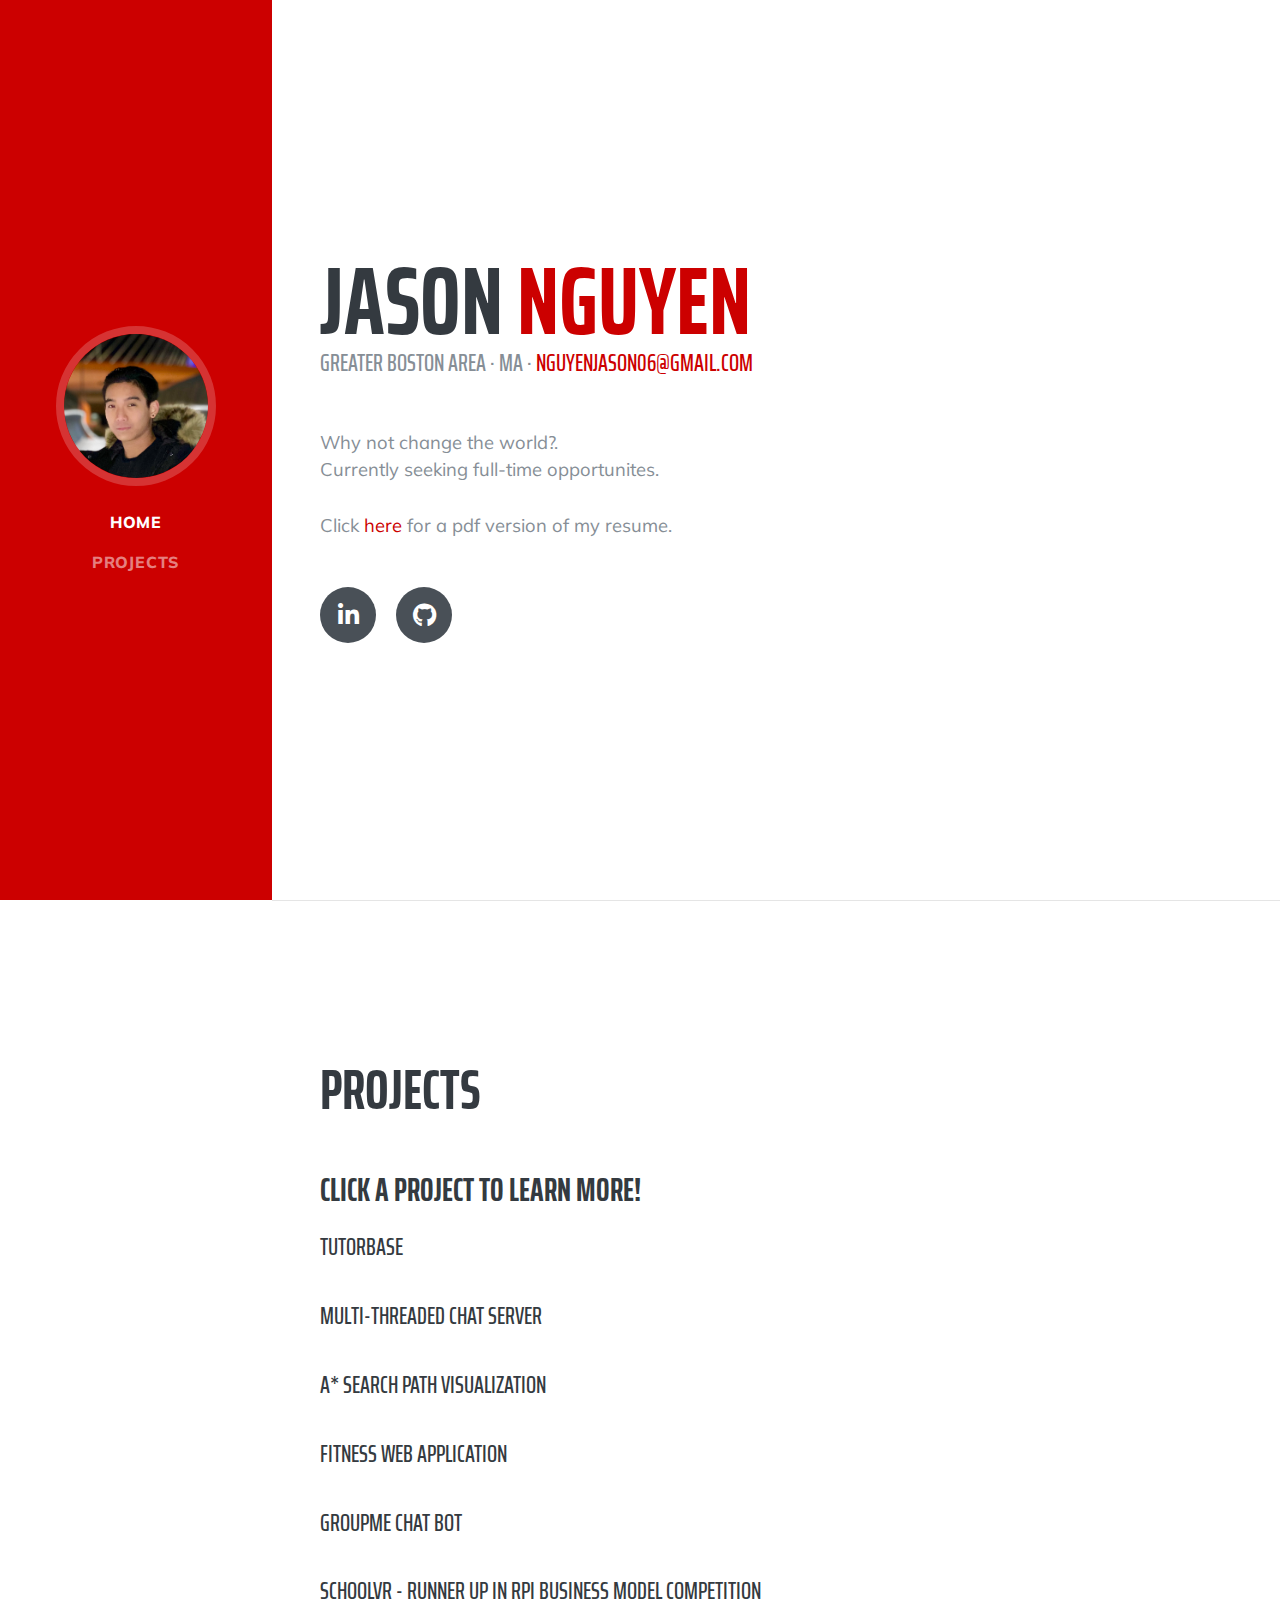
<file: index.html>
<!DOCTYPE html>
<html lang="en">
  <head>
    <meta charset="utf-8" />
    <meta
      name="viewport"
      content="width=device-width, initial-scale=1, shrink-to-fit=no"
    />
    <meta name="description" content="Personal Website" />
    <meta name="author" content="Jason Nguyen" />

    <title>Jason Nguyen</title>

    <!-- Bootstrap core CSS -->
    <link href="vendor/bootstrap/css/bootstrap.min.css" rel="stylesheet" />

    <!-- Custom fonts for this template -->
    <link
      href="https://fonts.googleapis.com/css?family=Saira+Extra+Condensed:500,700"
      rel="stylesheet"
    />
    <link
      href="https://fonts.googleapis.com/css?family=Muli:400,400i,800,800i"
      rel="stylesheet"
    />
    <link href="vendor/fontawesome-free/css/all.min.css" rel="stylesheet" />

    <!-- Custom styles for this template -->
    <link href="css/resume.min.css" rel="stylesheet" />
  </head>

  <body id="page-top">
    <nav
      class="navbar navbar-expand-lg navbar-dark bg-primary fixed-top"
      id="sideNav"
    >
      <a class="navbar-brand js-scroll-trigger" href="#page-top">
        <span class="d-block d-lg-none">Jason Nguyen</span>
        <span class="d-none d-lg-block">
          <img
            class="img-fluid img-profile rounded-circle mx-auto mb-2"
            src="img/profile.jpg"
            alt=""
          />
        </span>
      </a>
      <button
        class="navbar-toggler"
        type="button"
        data-toggle="collapse"
        data-target="#navbarSupportedContent"
        aria-controls="navbarSupportedContent"
        aria-expanded="false"
        aria-label="Toggle navigation"
      >
        <span class="navbar-toggler-icon"></span>
      </button>
      <div class="collapse navbar-collapse" id="navbarSupportedContent">
        <ul class="navbar-nav">
          <li class="nav-item">
            <a class="nav-link js-scroll-trigger" href="#about">Home</a>
          </li>
          <li class="nav-item">
            <a class="nav-link js-scroll-trigger" href="#interests">Projects</a>
          </li>
          <!-- <li class="nav-item">
            <a class="nav-link js-scroll-trigger" href="#skills">Skills</a>
          </li>
          <li class="nav-item">
            <a class="nav-link js-scroll-trigger" href="#experience"
              >Experience</a
            >
          </li>
          <li class="nav-item">
            <a class="nav-link js-scroll-trigger" href="#awards">Leadership</a>
          </li>
          <li class="nav-item">
            <a class="nav-link js-scroll-trigger" href="#education"
              >Education</a
            >
          </li> -->
        </ul>
      </div>
    </nav>

    <div class="container-fluid p-0">
      <section
        class="resume-section p-3 p-lg-5 d-flex align-items-center"
        id="about"
      >
        <div class="w-100">
          <h1 class="mb-0">
            Jason
            <span class="text-primary">Nguyen</span>
          </h1>
          <div class="subheading mb-5">
            Greater Boston Area · MA ·
            <a href="mailto:name@email.com">nguyenjason06@gmail.com</a>
          </div>
          <p class="lead mb-5">
            Why not change the world?.
            <br>
            Currently seeking full-time opportunites.
            <br />
            <br />
            <a
              >Click <a href="jason_nguyen.pdf" download target="_blank">here</a> for
              a pdf version of my resume.</a
            >
          </p>
          <div class="social-icons">
            <a target="_blank" href="https://www.linkedin.com/in/jnguyen576/">
              <i class="fab fa-linkedin-in"></i>
            </a>
            <a target="_blank" href="https://github.com/DangItJason">
              <i class="fab fa-github"></i>
            </a>
          </div>
        </div>
      </section>

      <hr class="m-0" />

      <section
        class="resume-section p-3 p-lg-5 d-flex align-items-center"
        id="interests"
      >
        <div class="w-100">
          <h2 class="mb-5">Projects</h2>
          <h3 class="mb-0">Click a project to learn more!</h3>
          <br />
          <a href="/tutorbase.html"
            ><h3 class="subheading mb-3">TutorBase</h3></a
          >
          <br />
          <a href="/chat.html"
            ><h3 class="subheading mb-3">Multi-threaded Chat Server</h3></a
          >
          <br />
          <a href="/path.html"
            ><h3 class="subheading mb-3">A* Search Path Visualization</h3></a
          >
          <br />
          <a href="/fitme.html"
            ><h3 class="subheading mb-3">Fitness Web Application</h3></a
          >
          <br />
          <a href=""><h3 class="subheading mb-3">GroupMe Chat Bot</h3></a>
          <!-- <a href="/garyvee.html"
            ><h3 class="subheading mb-3">
              CEO Gary Vaynerchuck Data Analysis
            </h3></a
          > -->
          <br />
          <a href="/schoolvr.html"
            ><h3 class="subheading mb-3">
              SchoolVR - Runner Up in RPI Business Model Competition
            </h3></a
          >
          <br />
        </div>
      </section>

      <!-- <hr class="m-0" />

      <section
        class="resume-section p-3 p-lg-5 d-flex align-items-center"
        id="skills"
      >
        <div class="w-100">
          <h2 class="mb-5">Skills</h2>

          <div class="subheading mb-3">Programming Languages &amp; Tools</div>
          <div>
            Python, Java, C/C++, HTML/CSS, PHP<br />
            JavaScript, React, Node.js, Express.js, Bootstrap, MongoDB, npm
            <br />
            Tools: Git, VSCode, Eclipse, Spyder, Sublime <br /><br />
          </div>

          <div class="subheading mb-3">Tools</div>
          <div>
            Facebook ADs Manager<br />
            Google Analytics<br />
            Digital Marketing<br />
            AD Copy<br />
            SEO<br /><br />
          </div>

          <div class="subheading mb-3">Soft Skills</div>
          <div class="resume-content">
            <div>
              Communication<br />
              Teamwork<br />
              Flexibility<br />
              Problem Solving<br />
              Hustle<br />
            </div>
          </div>
        </div>
      </section>

      <hr class="m-0" />

      <section
        class="resume-section p-3 p-lg-5 d-flex justify-content-center"
        id="experience"
      >
        <div class="w-100">
          <h2 class="mb-5">Experience</h2>

          <div
            class="resume-item d-flex flex-column flex-md-row justify-content-between mb-5"
          >
            <div class="resume-content">
              <h3 class="mb-0">
                Technology Co-OP
              </h3>
              <div class="subheading mb-3">
                Johnson & Johnson
              </div>
              <p>
                Responsible for development of an enterprise learning tool used to train and educate teams to embrace the agile methodology using Ruby on Rails.
              </p>
            </div>
            <div class="resume-date text-md-right">
              <span class="text-primary">Jan 2021 - Present</span>
            </div>
          </div>

          <div
            class="resume-item d-flex flex-column flex-md-row justify-content-between mb-5"
          >
            <div class="resume-content">
              <h3 class="mb-0">
                Full Stack Developer
              </h3>
              <div class="subheading mb-3">
                Rennselaer Center Open Source
              </div>
              <p>
                Leading a team of 6 developers to develop an intuitive platform to connect studednts to tutors and give tutors a business management tool.
                Using MERN Stack, Git, Docker and agile methodologies for development.
              </p>
            </div>
            <div class="resume-date text-md-right">
              <span class="text-primary">May 2020 - Present</span>
            </div>
          </div>

          <div
            class="resume-item d-flex flex-column flex-md-row justify-content-between mb-5"
          >
            <div class="resume-content">
              <h3 class="mb-0">
                Undergraduate Computer Science Teaching Assistant
              </h3>
              <div class="subheading mb-3">
                Rennselaer Polytechnic Institute Science Department
              </div>
              <p>
                Guided new computer science students to build and develop proper
                programming practices during lab periods. Directly influenced
                growth of 30+ students through tutoring with Python programming
                exercises.
              </p>
            </div>
            <div class="resume-date text-md-right">
              <span class="text-primary">August 2019 - December 2019</span>
            </div>
          </div>

          <div
            class="resume-item d-flex flex-column flex-md-row justify-content-between mb-5"
          >
            <div class="resume-content">
              <h3 class="mb-0">Sales Development Intern</h3>
              <div class="subheading mb-3">Vake Inc., REIT</div>
              <p>
                Increased sale leads generation by incorporating a web-scraper
                to accelerate the lead generation process. Leveraged strong
                interpersonal skills to attract and inititate consumer interest
                in company product. <br />
                Created a tutorial on how to use web-scraping tool for all Sales
                interns in the revamped sales processes.
              </p>
            </div>
            <div class="resume-date text-md-right">
              <span class="text-primary">June 2019 - August 2019</span>
            </div>
          </div>

          <div
            class="resume-item d-flex flex-column flex-md-row justify-content-between mb-5"
          >
            <div class="resume-content">
              <h3 class="mb-0">Founder of eCommerce Brand</h3>
              <p>
                Learned the fundamentals and practices of running an online
                small business.<br />
                Increased ad engagement rates by tesing new copy and promotional
                strategies on FB Ad Manager.<br />
                Reached a 3% web conversation rate by learning how to leverage
                product and marketing opportunites.
              </p>
            </div>
            <div class="resume-date text-md-right">
              <span class="text-primary">May 2019 - December 2019</span>
            </div>
          </div>

          <div
            class="resume-item d-flex flex-column flex-md-row justify-content-between mb-5"
          >
            <div class="resume-content">
              <h3 class="mb-0">Fountain Worker</h3>
              <div class="subheading mb-3">Friendly's</div>
              <p>
                Delivered exceptional customer service through use of
                foundational communication skills. <br />
                Met guest needs through effective teamwork.
              </p>
            </div>
            <div class="resume-date text-md-right">
              <span class="text-primary">June 2018 - August 2018</span>
            </div>
          </div>

          <div
            class="resume-item d-flex flex-column flex-md-row justify-content-between mb-5"
          >
            <div class="resume-content">
              <h3 class="mb-0">Founder of Tutoring Service</h3>
              <div class="subheading mb-3">Jason's Math Tutoring Service</div>
              <p>
                Recognized an opportunity in the education space for private,
                tailored math lessons. <br />
                Prepared and developed personalized course work for students to
                develop core grade level math skills. <br />
                Engaged in customer acquisition through door-to-door sales, word
                of mouth and self-injection into local mom facebook groups.
                Managed financial books and lesson scheduling using excel.
              </p>
            </div>
            <div class="resume-date text-md-right">
              <span class="text-primary">June 2016 - June 2018</span>
            </div>
          </div>

          <div
            class="resume-item d-flex flex-column flex-md-row justify-content-between"
          >
            <div class="resume-content">
              <h3 class="mb-0">Math and Reading Tutor</h3>
              <div class="subheading mb-3">Kumon Math and Reading Center</div>
              <p>
                Utilized strong communication skills and teaching techniques to
                deliver quality tutoring services. <br />
                Worked with a variety of student ages (5-16) and backgrounds.
                <br />
                Learned core customer service skills through responsibility of
                being the customer service phone operator.
              </p>
            </div>
            <div class="resume-date text-md-right">
              <span class="text-primary">June 2014 - June 2018</span>
            </div>
          </div>
        </div>
      </section>

      <hr class="m-0" />

      <section
        class="resume-section p-3 p-lg-5 d-flex align-items-center"
        id="awards"
      >
        <div class="w-100">
          <h2 class="mb-5">Leadership</h2>
          <div
            class="resume-item d-flex flex-column flex-md-row justify-content-between mb-5"
          >
            <div class="resume-content">
              <h3 class="mb-0">President</h3>
              <div class="subheading mb-3">
                Pi Delta Psi Asian Cultural Fraternity
              </div>
              <p>
                Determined, updated and tracked semester budget finances. <br />
                Managed daily operations through GroupMe. <br />
                Restructured organization into a functional structure to better
                meet semester goals. <br />
                Increased membership through organization and marketing of
                recruitment events.
              </p>
            </div>
            <div class="resume-date text-md-right">
              <span class="text-primary">Present</span>
            </div>
          </div>
        </div>
      </section>

      <hr class="m-0" />

      <section
        class="resume-section p-3 p-lg-5 d-flex align-items-center"
        id="education"
      >
        <div class="w-100">
          <h2 class="mb-5">Education</h2>

          <div
            class="resume-item d-flex flex-column flex-md-row justify-content-between mb-5"
          >
            <div class="resume-content">
              <h3 class="mb-0">Rensselaer Polytechnic Institute</h3>
              <div class="subheading mb-3">Bachelor of Science</div>
              <div>Computer Science</div>
              <p>GPA: 3.56</p> 
              <br />
            </div>
            <div class="resume-date text-md-right">
              <span class="text-primary">Graduation: Fall 2021</span>
            </div>
          </div>

          <div class="resume-content">
            <h3 class="mb-0">Relevant Course Work</h3>
            <div class="subheading mb-3">Technical Course Work</div>
            <div>
              Multivariable Calculus, Differential Equations, Discrete Math,
              Linear Algebra, Computer Science I, Data Structures, Intro to
              Algorithms, Principles of Software, Computer Organization,
              Operating Systems, Computer Communication Networks, RCOS, Large Scale Programming & Testing, Software Design & Documentation
            </div>
            <br />
            <div class="subheading mb-3">Additional Course Work</div>
            <div>
              Intro to Economics, Intro to Management, Operational Management,
              Speech Communication
            </div>
            <br />
          </div>
        </div>
      </section> -->
    </div>
  </body>
  <!-- Bootstrap core JavaScript -->
  <script src="vendor/jquery/jquery.min.js"></script>
  <script src="vendor/bootstrap/js/bootstrap.bundle.min.js"></script>

  <!-- Plugin JavaScript -->
  <script src="vendor/jquery-easing/jquery.easing.min.js"></script>

  <!-- Custom scripts for this template -->
  <script src="js/resume.min.js"></script>
</html>
</file>
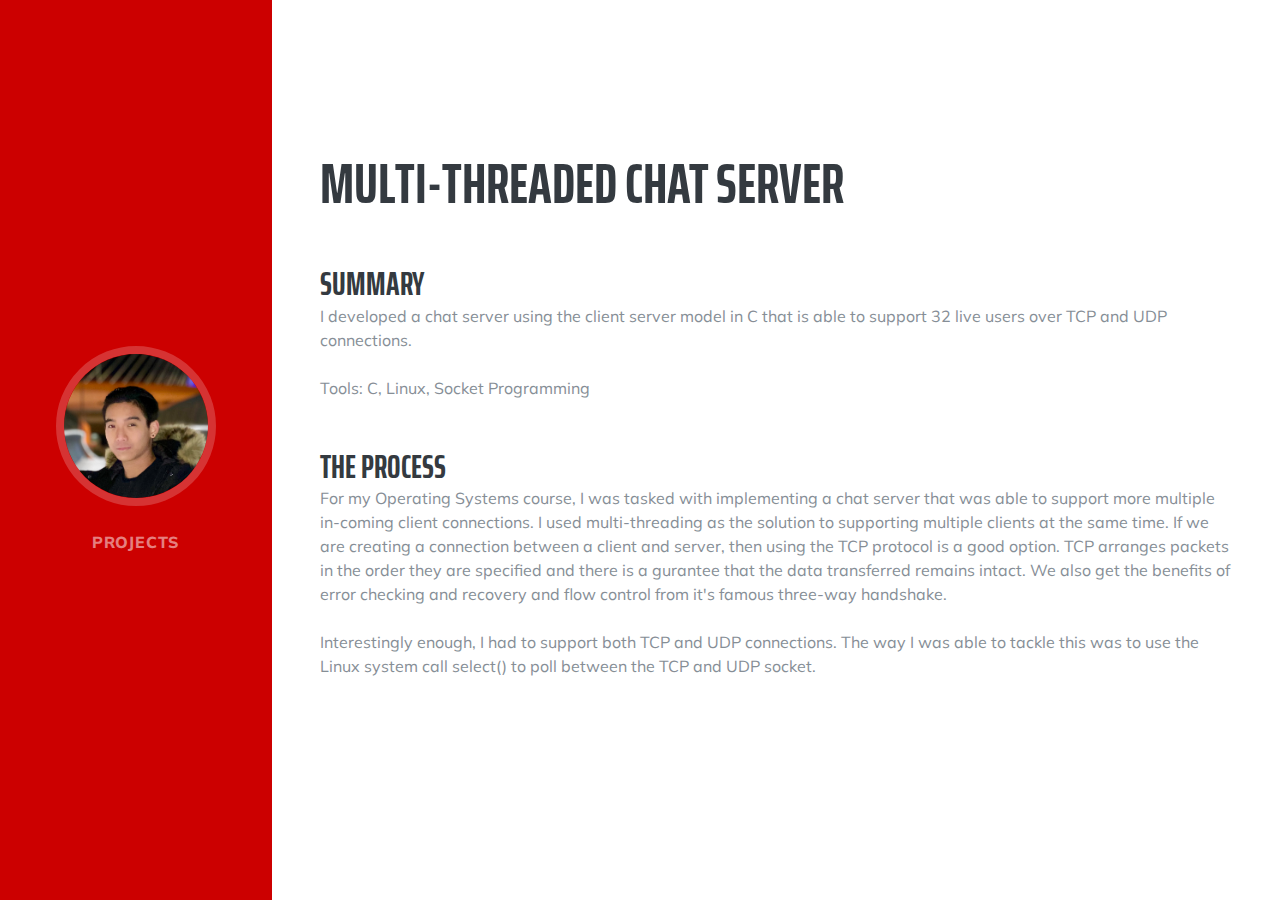
<file: chat.html>
<!DOCTYPE html>
<html>
  <head>
    <meta charset="utf-8" />
    <meta
      name="viewport"
      content="width=device-width, initial-scale=1, shrink-to-fit=no"
    />
    <meta name="description" content="" />
    <meta name="author" content="" />

    <title>Jason Nguyen</title>

    <!-- Bootstrap core CSS -->
    <link href="vendor/bootstrap/css/bootstrap.min.css" rel="stylesheet" />

    <!-- Custom fonts for this template -->
    <link
      href="https://fonts.googleapis.com/css?family=Saira+Extra+Condensed:500,700"
      rel="stylesheet"
    />
    <link
      href="https://fonts.googleapis.com/css?family=Muli:400,400i,800,800i"
      rel="stylesheet"
    />
    <link href="vendor/fontawesome-free/css/all.min.css" rel="stylesheet" />

    <!-- Custom styles for this template -->
    <link href="css/resume.min.css" rel="stylesheet" />
  </head>
  <body id="page-top">
    <nav
      class="navbar navbar-expand-lg navbar-dark bg-primary fixed-top"
      id="sideNav"
    >
      <a class="navbar-brand js-scroll-trigger" href="#page-top">
        <span class="d-block d-lg-none">Jason Nguyen</span>
        <span class="d-none d-lg-block">
          <img
            class="img-fluid img-profile rounded-circle mx-auto mb-2"
            src="img/profile.jpg"
            alt=""
          />
        </span>
      </a>
      <button
        class="navbar-toggler"
        type="button"
        data-toggle="collapse"
        data-target="#navbarSupportedContent"
        aria-controls="navbarSupportedContent"
        aria-expanded="false"
        aria-label="Toggle navigation"
      >
        <span class="navbar-toggler-icon"></span>
      </button>
      <div class="collapse navbar-collapse" id="navbarSupportedContent">
        <ul class="navbar-nav">
          <li class="nav-item">
            <a class="nav-link js-scroll-trigger" href="#interests">Projects</a>
          </li>
        </ul>
      </div>
    </nav>
  </body>

  <div class="container-fluid p-0">
    <section
      class="resume-section p-3 p-lg-5 d-flex align-items-center"
      id="education"
    >
      <div class="w-100">
        <h2 class="mb-5">Multi-threaded Chat Server</h2>

        <div
          class="resume-item d-flex flex-column flex-md-row justify-content-between mb-5"
        >
          <div class="resume-content">
            <h3 class="mb-0">Summary</h3>

            <div>
              I developed a chat server using the client server model in C that is able to support 32 live users over TCP and UDP connections.
              <br />
              <br />
              Tools: C, Linux, Socket Programming
            </div>
            <br />
            <br />
            <h3 class="mb-0">The Process</h3>
           

            <div>
              For my Operating Systems course, I was tasked with implementing a chat server that was able to support more multiple in-coming client connections. I used multi-threading as the solution to supporting multiple clients at the same time.
              If we are creating a connection between a client and server, then using the TCP protocol is a good option. TCP arranges packets in the order they are specified and there is
              a gurantee that the data transferred remains intact. We also get the benefits of error checking and recovery and flow control from it's famous three-way handshake.

              <br>
              <br>
              Interestingly enough, I had to support both TCP and UDP connections. The way I was able to tackle this was to use the Linux system call select() to poll between the TCP and UDP socket.
            </div>


            <br />
          </div>
        </div>
      </div>
    </section>
  </div>
</html>
</file>
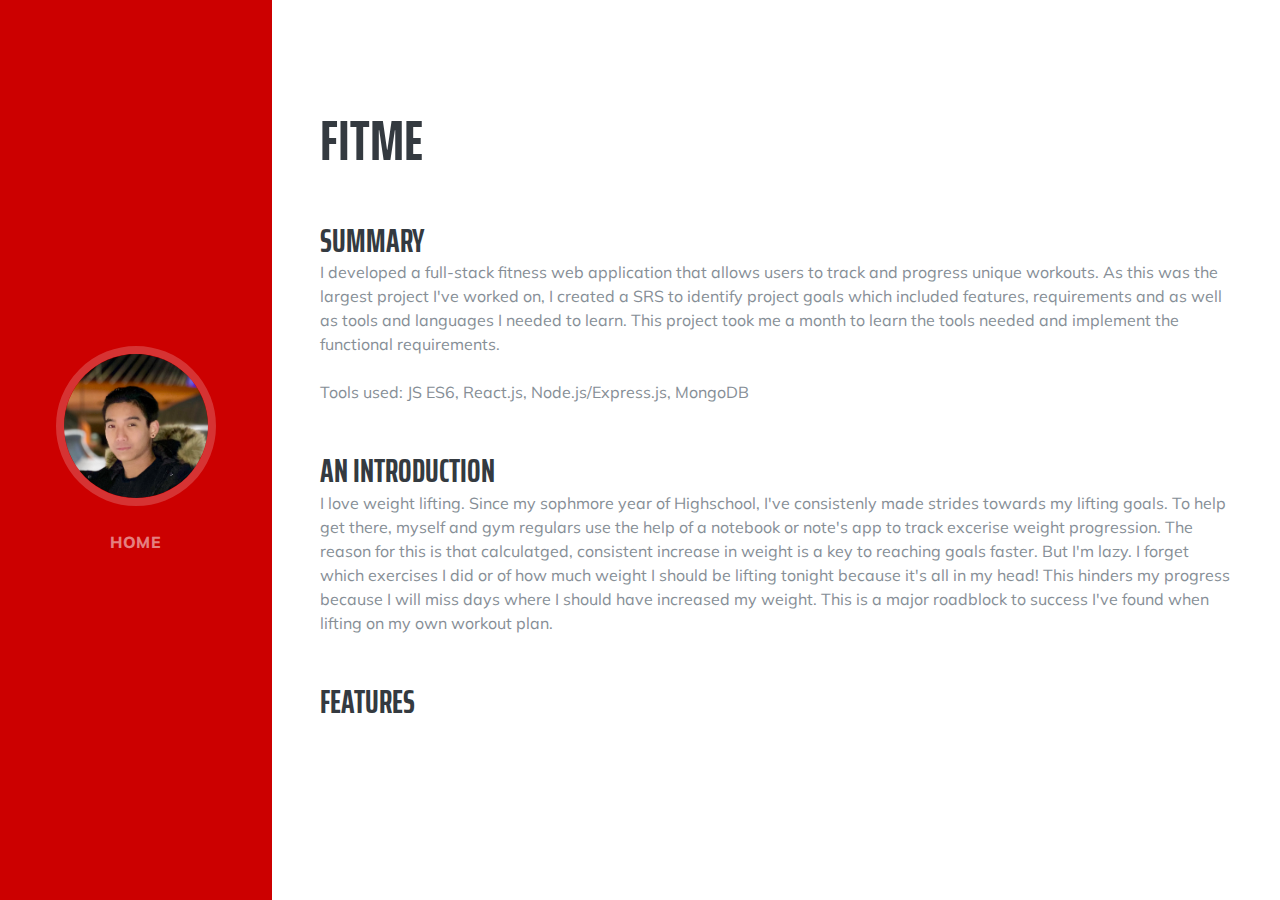
<file: fitme.html>
<!DOCTYPE html>
<html>
    
<head>

    <meta charset="utf-8">
    <meta name="viewport" content="width=device-width, initial-scale=1, shrink-to-fit=no">
    <meta name="description" content="">
    <meta name="author" content="">
  
    <title>Jason Nguyen</title>
  
    <!-- Bootstrap core CSS -->
    <link href="vendor/bootstrap/css/bootstrap.min.css" rel="stylesheet">
  
    <!-- Custom fonts for this template -->
    <link href="https://fonts.googleapis.com/css?family=Saira+Extra+Condensed:500,700" rel="stylesheet">
    <link href="https://fonts.googleapis.com/css?family=Muli:400,400i,800,800i" rel="stylesheet">
    <link href="vendor/fontawesome-free/css/all.min.css" rel="stylesheet">
  
    <!-- Custom styles for this template -->
    <link href="css/resume.min.css" rel="stylesheet">
  
  </head>
  <body id="page-top">
    <nav class="navbar navbar-expand-lg navbar-dark bg-primary fixed-top" id="sideNav">
        <a class="navbar-brand js-scroll-trigger" href="#page-top">
          <span class="d-block d-lg-none">Jason Nguyen</span>
          <span class="d-none d-lg-block">
            <img class="img-fluid img-profile rounded-circle mx-auto mb-2" src="img/profile.jpg" alt="">
          </span>
        </a>
        <button class="navbar-toggler" type="button" data-toggle="collapse" data-target="#navbarSupportedContent" aria-controls="navbarSupportedContent" aria-expanded="false" aria-label="Toggle navigation">
          <span class="navbar-toggler-icon"></span>
        </button>
        <div class="collapse navbar-collapse" id="navbarSupportedContent">
          <ul class="navbar-nav">
            <li class="nav-item">
              <a class="nav-link js-scroll-trigger" href="/index.html">Home</a>
            </li>
          </ul>
        </div>
      </nav>
    </body>

    <div class="container-fluid p-0">
        <section class="resume-section p-3 p-lg-5 d-flex align-items-center" id="education">
            <div class="w-100">
              <h2 class="mb-5">FitMe</h2>
                
              <div class="resume-item d-flex flex-column flex-md-row justify-content-between mb-5">
                <div class="resume-content">
                  <h3 class="mb-0">Summary</h3>
                  <div>
                    I developed a full-stack fitness web application that allows users to track and progress unique workouts. As this was the largest project I've worked on,
                    I created a SRS to identify project goals which included features, requirements and as well as tools and languages I needed to learn. This project took me a month
                    to learn the tools needed and implement the functional requirements.
                    <br>
                    <br>
                    Tools used: JS ES6, React.js, Node.js/Express.js, MongoDB
                  </div>
                  <br>
                  <br>
                  <h3 class="mb-0">An Introduction</h3>
                  
                  <div>
                    I love weight lifting. Since my sophmore year of Highschool, I've consistenly made strides towards my lifting goals. To help get there, myself and gym regulars use
                    the help of a notebook or note's app to track excerise weight progression. The reason for this is that calculatged, consistent increase in weight is a key to reaching
                    goals faster. But I'm lazy. I forget which exercises I did or of how much weight I should be lifting tonight because it's all in my head! This hinders my progress because
                    I will miss days where I should have increased my weight. This is a major roadblock to success I've found when lifting on my own workout plan.
                  </div>
                  <br>
                  <br>
                  <h3 class="mb-0">Features</h3>
 

                
                  <br>
                </div>
              </div>

            </div>
          </section>
    </div>
</html>
</file>
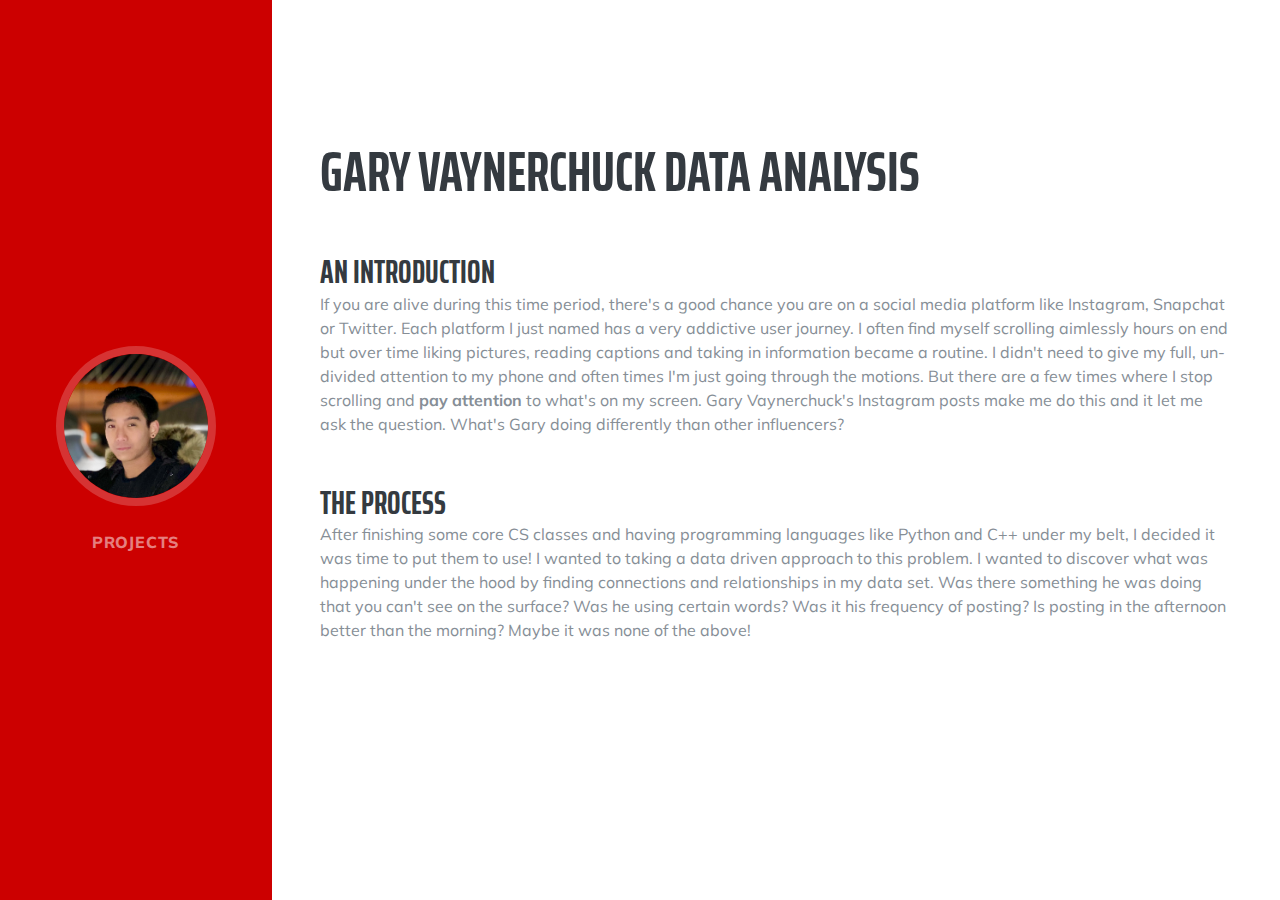
<file: garyvee.html>
<!DOCTYPE html>
<html>
  <head>
    <meta charset="utf-8" />
    <meta
      name="viewport"
      content="width=device-width, initial-scale=1, shrink-to-fit=no"
    />
    <meta name="description" content="" />
    <meta name="author" content="" />

    <title>Jason Nguyen</title>

    <!-- Bootstrap core CSS -->
    <link href="vendor/bootstrap/css/bootstrap.min.css" rel="stylesheet" />

    <!-- Custom fonts for this template -->
    <link
      href="https://fonts.googleapis.com/css?family=Saira+Extra+Condensed:500,700"
      rel="stylesheet"
    />
    <link
      href="https://fonts.googleapis.com/css?family=Muli:400,400i,800,800i"
      rel="stylesheet"
    />
    <link href="vendor/fontawesome-free/css/all.min.css" rel="stylesheet" />

    <!-- Custom styles for this template -->
    <link href="css/resume.min.css" rel="stylesheet" />
  </head>
  <body id="page-top">
    <nav
      class="navbar navbar-expand-lg navbar-dark bg-primary fixed-top"
      id="sideNav"
    >
      <a class="navbar-brand js-scroll-trigger" href="#page-top">
        <span class="d-block d-lg-none">Jason Nguyen</span>
        <span class="d-none d-lg-block">
          <img
            class="img-fluid img-profile rounded-circle mx-auto mb-2"
            src="img/profile.jpg"
            alt=""
          />
        </span>
      </a>
      <button
        class="navbar-toggler"
        type="button"
        data-toggle="collapse"
        data-target="#navbarSupportedContent"
        aria-controls="navbarSupportedContent"
        aria-expanded="false"
        aria-label="Toggle navigation"
      >
        <span class="navbar-toggler-icon"></span>
      </button>
      <div class="collapse navbar-collapse" id="navbarSupportedContent">
        <ul class="navbar-nav">
          <li class="nav-item">
            <a class="nav-link js-scroll-trigger" href="#interests">Projects</a>
          </li>
        </ul>
      </div>
    </nav>
  </body>

  <div class="container-fluid p-0">
    <section
      class="resume-section p-3 p-lg-5 d-flex align-items-center"
      id="education"
    >
      <div class="w-100">
        <h2 class="mb-5">Gary Vaynerchuck Data Analysis</h2>

        <div
          class="resume-item d-flex flex-column flex-md-row justify-content-between mb-5"
        >
          <div class="resume-content">
            <h3 class="mb-0">An Introduction</h3>

            <div>
              If you are alive during this time period, there's a good chance
              you are on a social media platform like Instagram, Snapchat or
              Twitter. Each platform I just named has a very addictive user
              journey. I often find myself scrolling aimlessly hours on end but
              over time liking pictures, reading captions and taking in
              information became a routine. I didn't need to give my full,
              un-divided attention to my phone and often times I'm just going
              through the motions. But there are a few times where I stop
              scrolling and <strong>pay attention</strong> to what's on my
              screen. Gary Vaynerchuck's Instagram posts make me do this and it
              let me ask the question. What's Gary doing differently than other
              influencers?
            </div>
            <br />
            <br />
            <h3 class="mb-0">The Process</h3>
            <div>
              After finishing some core CS classes and having programming
              languages like Python and C++ under my belt, I decided it was time
              to put them to use! I wanted to taking a data driven approach to
              this problem. I wanted to discover what was happening under the
              hood by finding connections and relationships in my data set. Was
              there something he was doing that you can't see on the surface?
              Was he using certain words? Was it his frequency of posting? Is
              posting in the afternoon better than the morning? Maybe it was
              none of the above!
            </div>
            <br />
            <br />

            <br />
          </div>
        </div>
      </div>
    </section>
  </div>
</html>
</file>
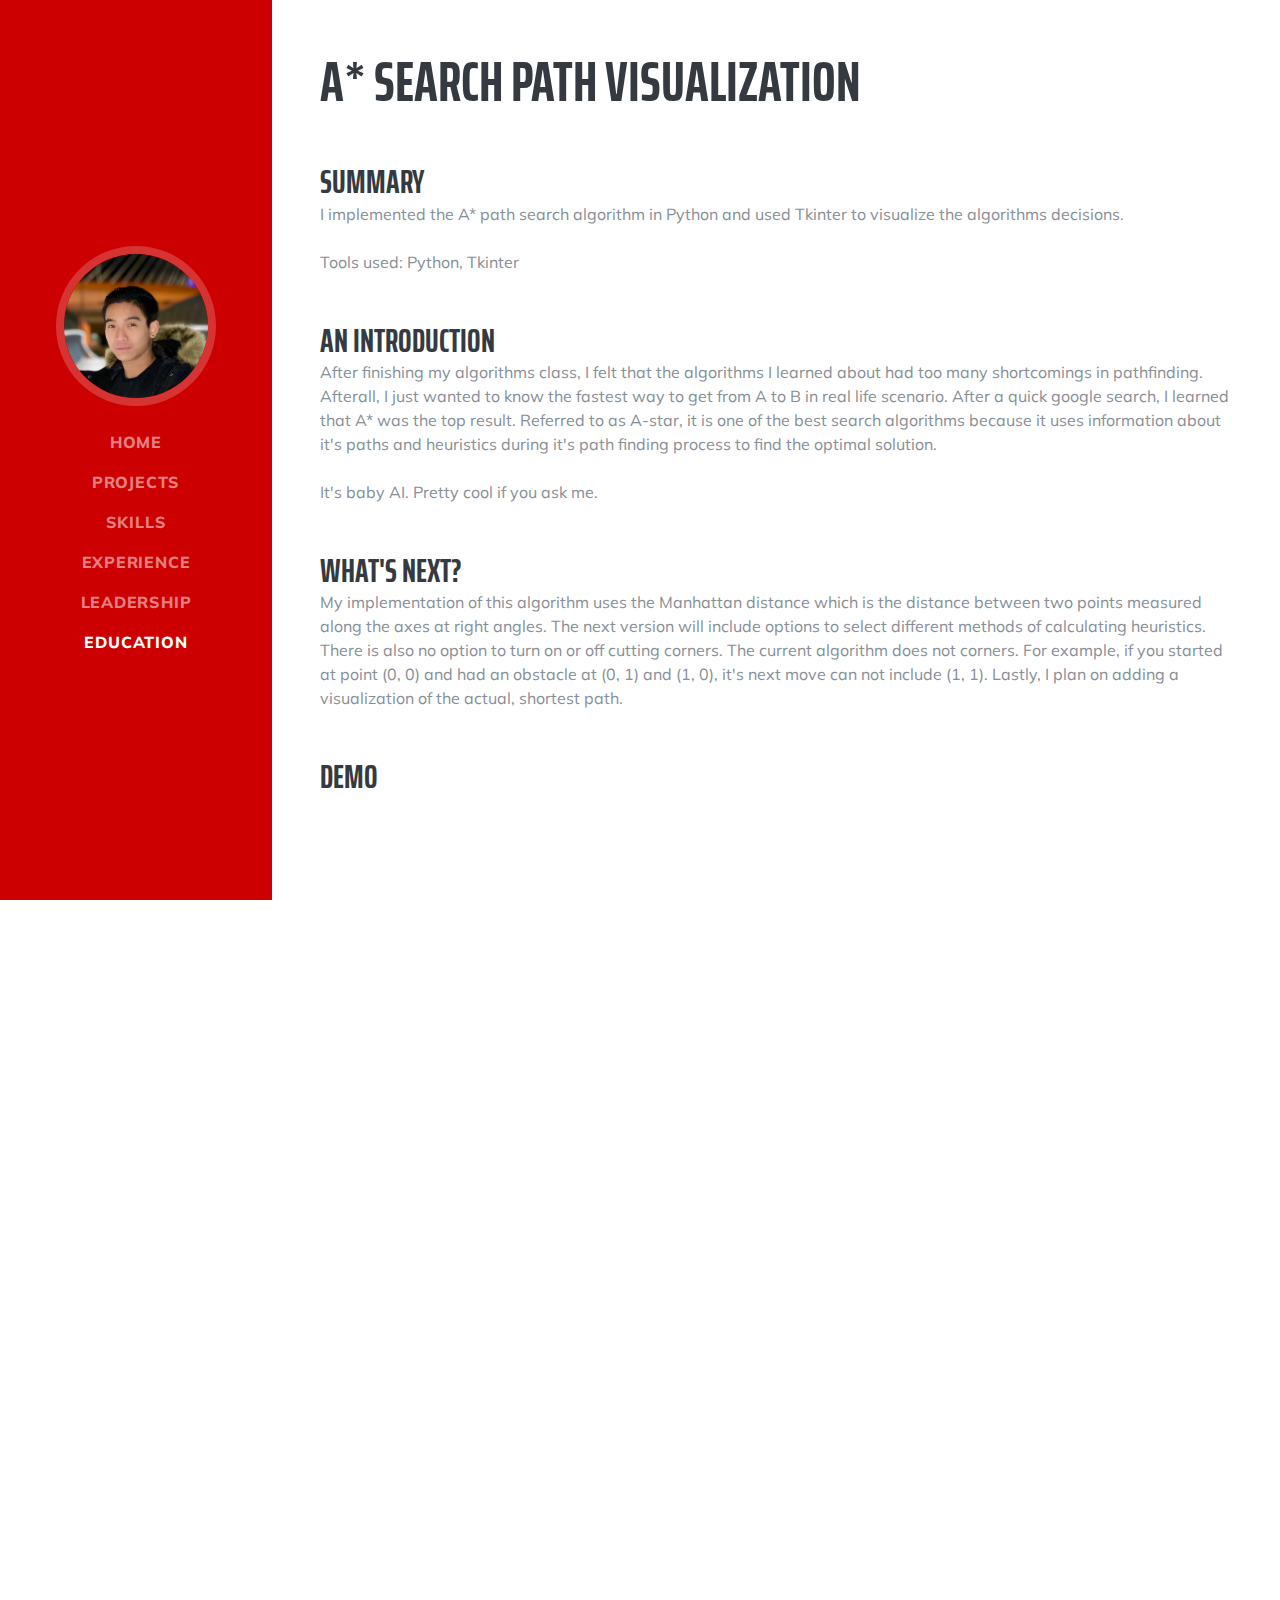
<file: path.html>
<!DOCTYPE html>
<html>
  <head>
    <meta charset="utf-8" />
    <meta
      name="viewport"
      content="width=device-width, initial-scale=1, shrink-to-fit=no"
    />
    <meta name="description" content="" />
    <meta name="author" content="" />

    <title>Jason Nguyen</title>

    <!-- Bootstrap core CSS -->
    <link href="vendor/bootstrap/css/bootstrap.min.css" rel="stylesheet" />

    <!-- Custom fonts for this template -->
    <link
      href="https://fonts.googleapis.com/css?family=Saira+Extra+Condensed:500,700"
      rel="stylesheet"
    />
    <link
      href="https://fonts.googleapis.com/css?family=Muli:400,400i,800,800i"
      rel="stylesheet"
    />
    <link href="vendor/fontawesome-free/css/all.min.css" rel="stylesheet" />

    <!-- Custom styles for this template -->
    <link href="css/resume.min.css" rel="stylesheet" />
  </head>
  <body id="page-top">
    <nav
      class="navbar navbar-expand-lg navbar-dark bg-primary fixed-top"
      id="sideNav"
    >
      <a class="navbar-brand js-scroll-trigger" href="#page-top">
        <span class="d-block d-lg-none">Jason Nguyen</span>
        <span class="d-none d-lg-block">
          <img
            class="img-fluid img-profile rounded-circle mx-auto mb-2"
            src="img/profile.jpg"
            alt=""
          />
        </span>
      </a>
      <button
        class="navbar-toggler"
        type="button"
        data-toggle="collapse"
        data-target="#navbarSupportedContent"
        aria-controls="navbarSupportedContent"
        aria-expanded="false"
        aria-label="Toggle navigation"
      >
        <span class="navbar-toggler-icon"></span>
      </button>
      <div class="collapse navbar-collapse" id="navbarSupportedContent">
        <ul class="navbar-nav">
          <li class="nav-item">
            <a class="nav-link js-scroll-trigger" href="#about">Home</a>
          </li>
          <li class="nav-item">
            <a class="nav-link js-scroll-trigger" href="#interests">Projects</a>
          </li>
          <li class="nav-item">
            <a class="nav-link js-scroll-trigger" href="#skills">Skills</a>
          </li>
          <li class="nav-item">
            <a class="nav-link js-scroll-trigger" href="#experience"
              >Experience</a
            >
          </li>
          <li class="nav-item">
            <a class="nav-link js-scroll-trigger" href="#awards">Leadership</a>
          </li>
          <li class="nav-item">
            <a class="nav-link js-scroll-trigger" href="#education"
              >Education</a
            >
          </li>
        </ul>
      </div>
    </nav>
  </body>

  <div class="container-fluid p-0">
    <section
      class="resume-section p-3 p-lg-5 d-flex align-items-center"
      id="education"
    >
      <div class="w-100">
        <h2 class="mb-5">A* Search Path Visualization</h2>

        <div
          class="resume-item d-flex flex-column flex-md-row justify-content-between mb-5"
        >
          <div class="resume-content">
            <h3 class="mb-0">Summary</h3>
            <div>
              I implemented the A* path search algorithm in Python and used
              Tkinter to visualize the algorithms decisions.
              <br />
              <br />
              Tools used: Python, Tkinter
            </div>
            <br />
            <br />
            <h3 class="mb-0">An Introduction</h3>

            <div>
              After finishing my algorithms class, I felt that the algorithms I
              learned about had too many shortcomings in pathfinding. Afterall,
              I just wanted to know the fastest way to get from A to B in real
              life scenario. After a quick google search, I learned that A* was
              the top result. Referred to as A-star, it is one of the best
              search algorithms because it uses information about it's paths and
              heuristics during it's path finding process to find the optimal
              solution. <br /><br />
              It's baby AI. Pretty cool if you ask me.
            </div>
            <br />
            <br />
            <h3 class="mb-0">What's next?</h3>
            <div>
              My implementation of this algorithm uses the Manhattan distance
              which is the distance between two points measured along the axes
              at right angles. The next version will include options to select
              different methods of calculating heuristics. There is also no
              option to turn on or off cutting corners. The current algorithm
              does not corners. For example, if you started at point (0, 0) and
              had an obstacle at (0, 1) and (1, 0), it's next move can not
              include (1, 1). Lastly, I plan on adding a visualization of the
              actual, shortest path.
            </div>
            <br />
            <br />
            <h3 class="mb-0">Demo</h3>
            <div
              style="
                width: 100%;
                height: 0;
                padding-bottom: 117%;
                position: relative;
              "
            >
              <iframe
                src="https://giphy.com/embed/lNRyaV3EMEvMnSODXk"
                width="75%"
                height="75%"
                style="position: absolute;"
                frameborder="0"
                class="giphy-embed"
                allowfullscreen
              ></iframe>
            </div>
            <br />
          </div>
        </div>
      </div>
    </section>
  </div>
  <!-- Bootstrap core JavaScript -->
  <script src="vendor/jquery/jquery.min.js"></script>
  <script src="vendor/bootstrap/js/bootstrap.bundle.min.js"></script>

  <!-- Plugin JavaScript -->
  <script src="vendor/jquery-easing/jquery.easing.min.js"></script>

  <!-- Custom scripts for this template -->
  <script src="js/resume.min.js"></script>
</html>
</file>
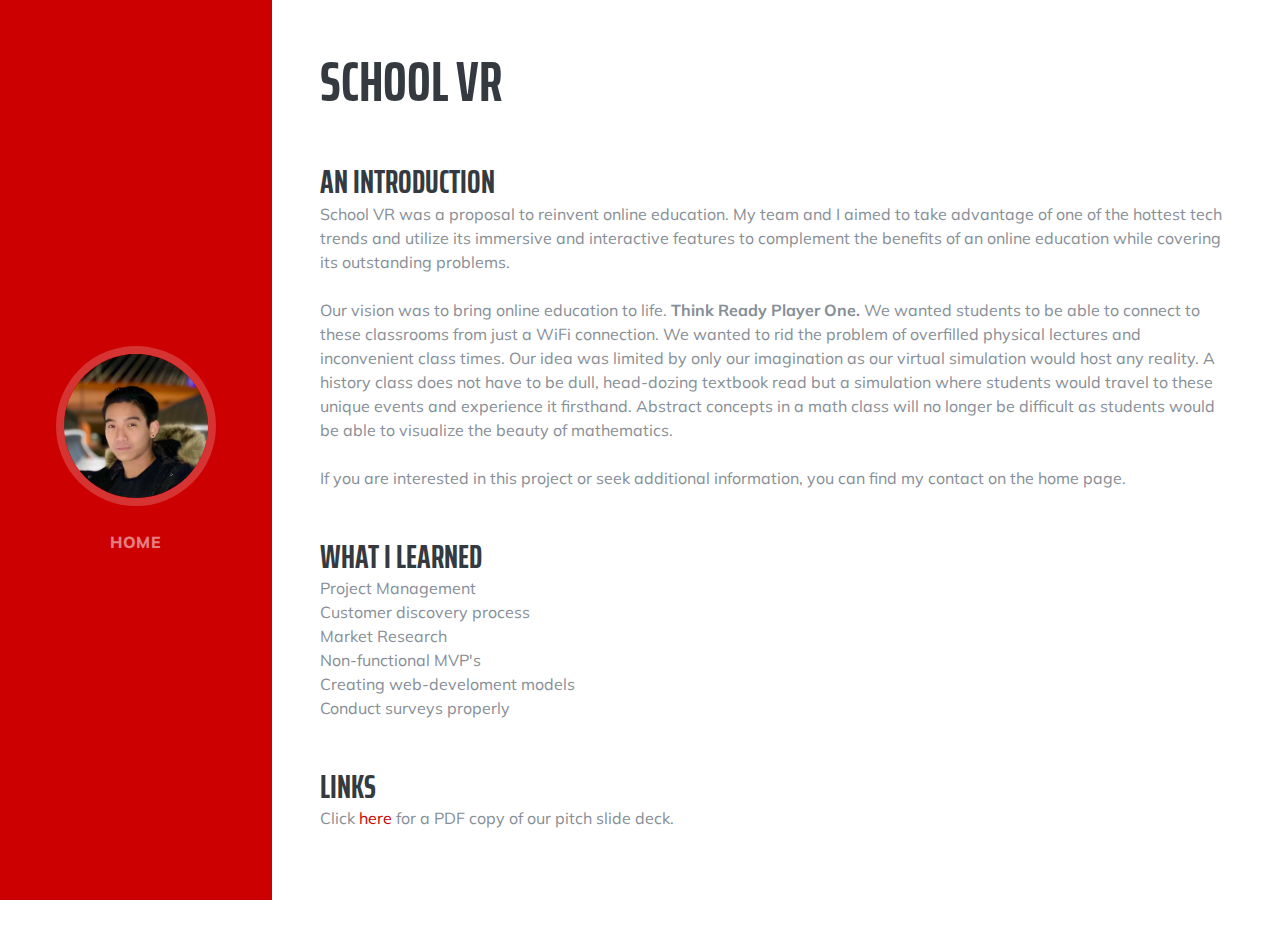
<file: schoolvr.html>
<!DOCTYPE html>
<html>
    
<head>

    <meta charset="utf-8">
    <meta name="viewport" content="width=device-width, initial-scale=1, shrink-to-fit=no">
    <meta name="description" content="">
    <meta name="author" content="">
  
    <title>Jason Nguyen</title>
  
    <!-- Bootstrap core CSS -->
    <link href="vendor/bootstrap/css/bootstrap.min.css" rel="stylesheet">
  
    <!-- Custom fonts for this template -->
    <link href="https://fonts.googleapis.com/css?family=Saira+Extra+Condensed:500,700" rel="stylesheet">
    <link href="https://fonts.googleapis.com/css?family=Muli:400,400i,800,800i" rel="stylesheet">
    <link href="vendor/fontawesome-free/css/all.min.css" rel="stylesheet">
  
    <!-- Custom styles for this template -->
    <link href="css/resume.min.css" rel="stylesheet">
  
  </head>
  <body id="page-top">
    <nav class="navbar navbar-expand-lg navbar-dark bg-primary fixed-top" id="sideNav">
        <a class="navbar-brand js-scroll-trigger" href="#page-top">
          <span class="d-block d-lg-none">Jason Nguyen</span>
          <span class="d-none d-lg-block">
            <img class="img-fluid img-profile rounded-circle mx-auto mb-2" src="img/profile.jpg" alt="">
          </span>
        </a>
        <button class="navbar-toggler" type="button" data-toggle="collapse" data-target="#navbarSupportedContent" aria-controls="navbarSupportedContent" aria-expanded="false" aria-label="Toggle navigation">
          <span class="navbar-toggler-icon"></span>
        </button>
        <div class="collapse navbar-collapse" id="navbarSupportedContent">
          <ul class="navbar-nav">
            <li class="nav-item">
              <a class="nav-link js-scroll-trigger" href="/index.html">Home</a>
            </li>
          </ul>
        </div>
      </nav>
    </body>

    <div class="container-fluid p-0">
        <section class="resume-section p-3 p-lg-5 d-flex align-items-center" id="education">
            <div class="w-100">
              <h2 class="mb-5">School VR</h2>
                
              <div class="resume-item d-flex flex-column flex-md-row justify-content-between mb-5">
                <div class="resume-content">
                  <h3 class="mb-0">An Introduction</h3>
                  
                  <div>School VR was a proposal to reinvent online education. My team and I aimed to take advantage of one of the hottest tech trends and utilize its immersive and interactive features to complement the benefits of an online education while covering its outstanding problems. <br><br>
                    Our vision was to bring online education to life. <strong>Think Ready Player One.</strong> We wanted students to be able to connect to these classrooms from just a WiFi connection. We wanted to rid the problem of overfilled physical lectures and inconvenient class times. Our idea was limited by only our imagination as our virtual simulation would host any reality. A history class does not have to be dull, head-dozing textbook read but a simulation where students would travel to these unique events and experience it firsthand. Abstract concepts in a math class will no longer be difficult as students would be able to visualize the beauty of mathematics. <br><br>
                    If you are interested in this project or seek additional information, you can find my contact on the home page.
                </div>
                  <br>
                  <br>
                  <h3 class="mb-0">What I learned</h3>
                  <div>Project Management</div>
                  <div>Customer discovery process</div>
                  <div>Market Research</div>
                  <div>Non-functional MVP's</div>
                  <div>Creating web-develoment models</div>
                  <div>Conduct surveys properly</div>
                  <br>
                  <br>
                  <h3 class="mb-0">Links</h3>
                  <div>Click <a href = "schoolvr.pdf">here</a> for a PDF copy of our pitch slide deck.</div>
                
                  <br>
                </div>
              </div>

            </div>
          </section>
    </div>
</html>
</file>
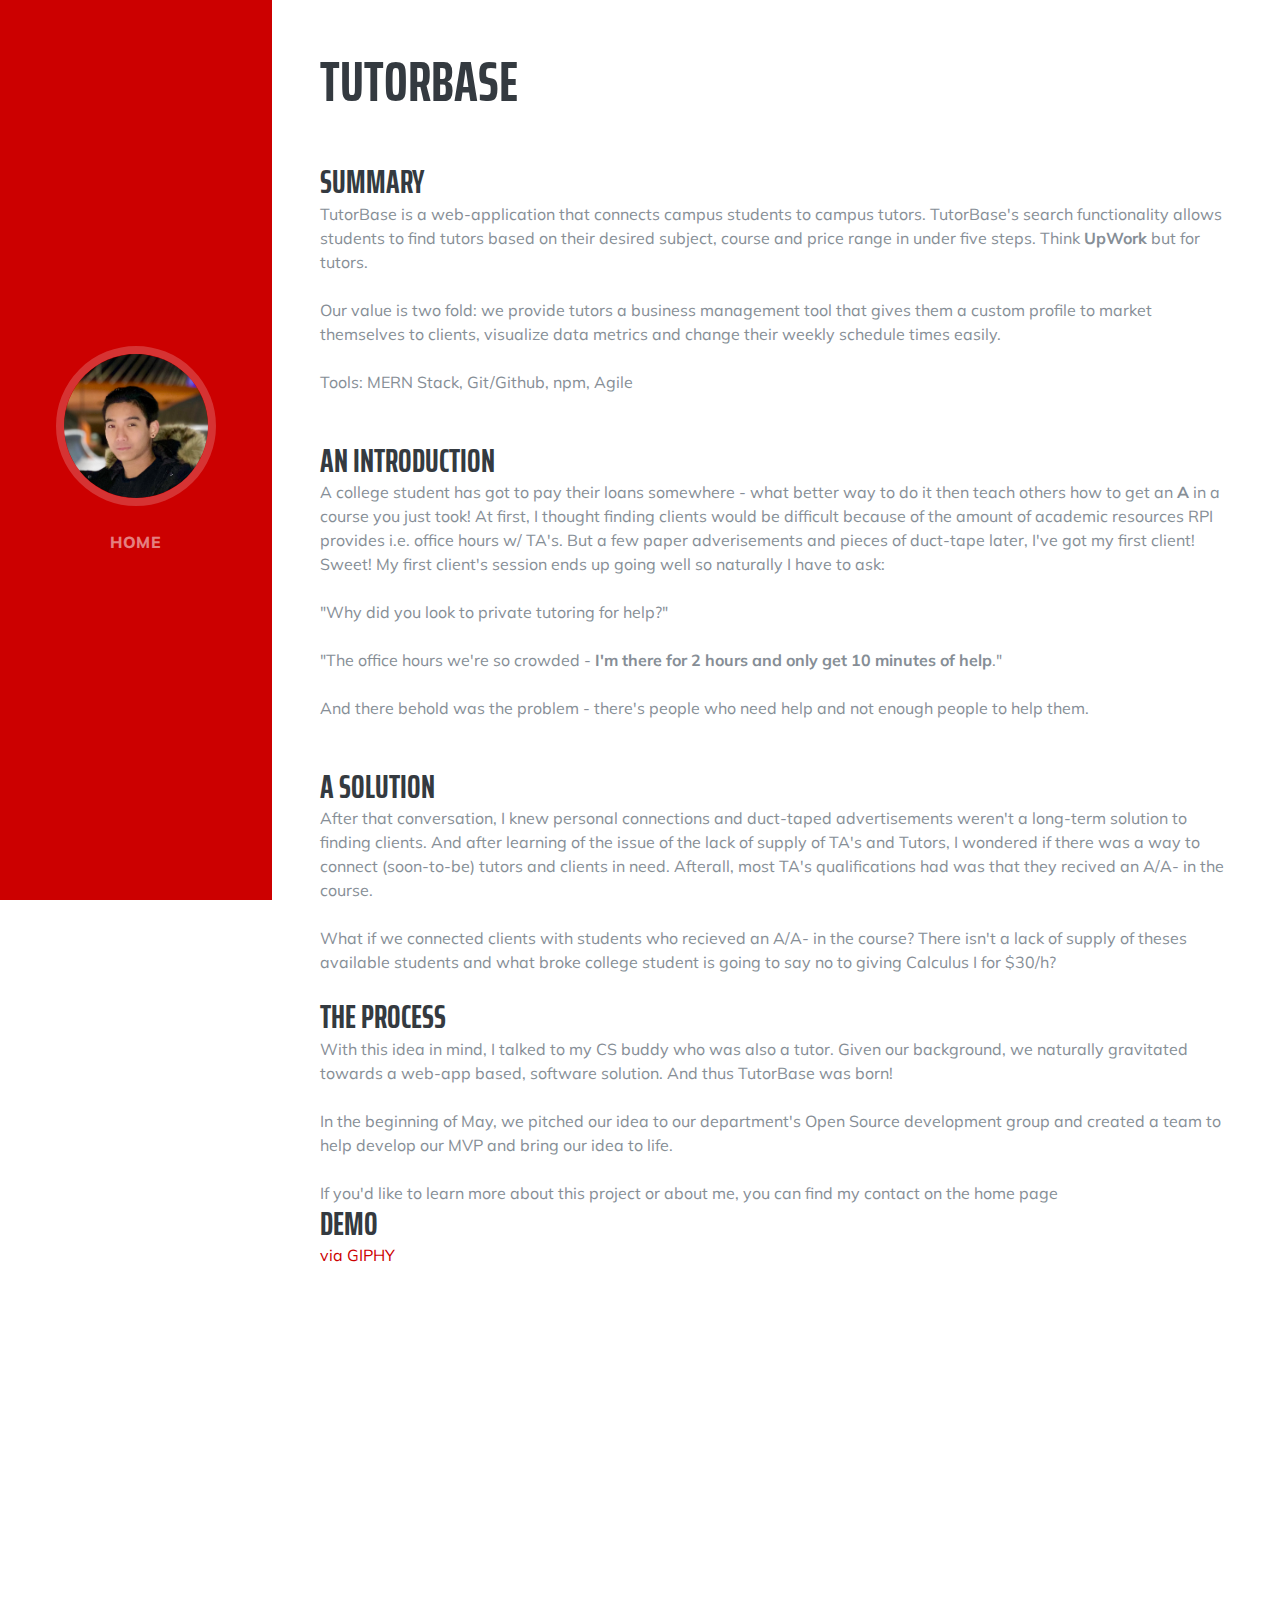
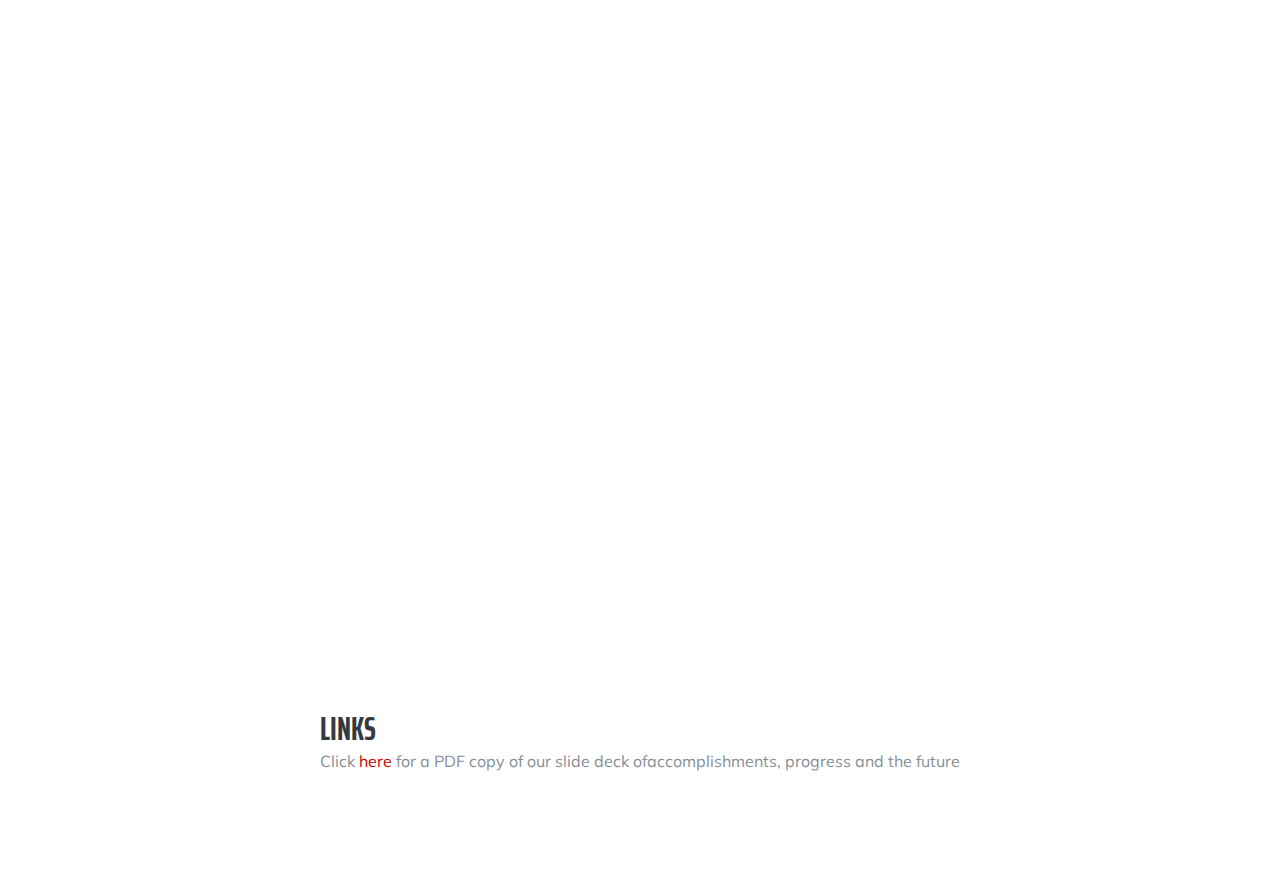
<file: tutorbase.html>
<!DOCTYPE html>
<html>
  <head>
    <meta charset="utf-8" />
    <meta
      name="viewport"
      content="width=device-width, initial-scale=1, shrink-to-fit=no"
    />
    <meta name="description" content="" />
    <meta name="author" content="" />

    <title>Jason Nguyen</title>

    <!-- Bootstrap core CSS -->
    <link href="vendor/bootstrap/css/bootstrap.min.css" rel="stylesheet" />

    <!-- Custom fonts for this template -->
    <link
      href="https://fonts.googleapis.com/css?family=Saira+Extra+Condensed:500,700"
      rel="stylesheet"
    />
    <link
      href="https://fonts.googleapis.com/css?family=Muli:400,400i,800,800i"
      rel="stylesheet"
    />
    <link href="vendor/fontawesome-free/css/all.min.css" rel="stylesheet" />

    <!-- Custom styles for this template -->
    <link href="css/resume.min.css" rel="stylesheet" />
  </head>
  <body id="page-top">
    <nav
      class="navbar navbar-expand-lg navbar-dark bg-primary fixed-top"
      id="sideNav"
    >
      <a class="navbar-brand js-scroll-trigger" href="#page-top">
        <span class="d-block d-lg-none">Jason Nguyen</span>
        <span class="d-none d-lg-block">
          <img
            class="img-fluid img-profile rounded-circle mx-auto mb-2"
            src="img/profile.jpg"
            alt=""
          />
        </span>
      </a>
      <button
        class="navbar-toggler"
        type="button"
        data-toggle="collapse"
        data-target="#navbarSupportedContent"
        aria-controls="navbarSupportedContent"
        aria-expanded="false"
        aria-label="Toggle navigation"
      >
        <span class="navbar-toggler-icon"></span>
      </button>
      <div class="collapse navbar-collapse" id="navbarSupportedContent">
        <ul class="navbar-nav">
          <li class="nav-item">
            <a class="nav-link js-scroll-trigger" href="/index.html">Home</a>
          </li>
        </ul>
      </div>
    </nav>
  </body>

  <div class="container-fluid p-0">
    <section
      class="resume-section p-3 p-lg-5 d-flex align-items-center"
      id="education"
    >
      <div class="w-100">
        <h2 class="mb-5">TutorBase</h2>

        <div
          class="resume-item d-flex flex-column flex-md-row justify-content-between mb-5"
        >
          <div class="resume-content">
            <h3 class="mb-0">Summary</h3>

            <div>
              TutorBase is a web-application that connects campus students to
              campus tutors. TutorBase's search functionality allows students to
              find tutors based on their desired subject, course and price range
              in under five steps. Think <strong>UpWork</strong> but for tutors.
              <br />
              <br />
              Our value is two fold: we provide tutors a business management
              tool that gives them a custom profile to market themselves to
              clients, visualize data metrics and change their weekly schedule
              times easily.
              <br />
              <br />
              Tools: MERN Stack, Git/Github, npm, Agile
            </div>
            <br />
            <br />
            <h3 class="mb-0">An Introduction</h3>

            <div>
              A college student has got to pay their loans somewhere - what
              better way to do it then teach others how to get an
              <strong>A</strong> in a course you just took! At first, I thought
              finding clients would be difficult because of the amount of
              academic resources RPI provides i.e. office hours w/ TA's. But a
              few paper adverisements and pieces of duct-tape later, I've got my
              first client! Sweet! My first client's session ends up going well
              so naturally I have to ask:
              <br />
              <br />
              "Why did you look to private tutoring for help?"
              <br />
              <br />"The office hours we're so crowded -
              <strong
                >I'm there for 2 hours and only get 10 minutes of help</strong
              >."
              <br />
              <br />
              And there behold was the problem - there's people who need help
              and not enough people to help them.
            </div>
            <br />
            <br />

            <h3 class="mb-0">A Solution</h3>
            <div>
              After that conversation, I knew personal connections and
              duct-taped advertisements weren't a long-term solution to finding
              clients. And after learning of the issue of the lack of supply of
              TA's and Tutors, I wondered if there was a way to connect
              (soon-to-be) tutors and clients in need. Afterall, most TA's
              qualifications had was that they recived an A/A- in the course.

              <br />
              <br />

              What if we connected clients with students who recieved an A/A- in
              the course? There isn't a lack of supply of theses available
              students and what broke college student is going to say no to
              giving Calculus I for $30/h?

              <br />
              <br />
            </div>

            <h3 class="mb-0">The Process</h3>
            <div>
              With this idea in mind, I talked to my CS buddy who was also a
              tutor. Given our background, we naturally gravitated towards a
              web-app based, software solution. And thus TutorBase was born!

              <br />
              <br />

              In the beginning of May, we pitched our idea to our department's
              Open Source development group and created a team to help develop
              our MVP and bring our idea to life.
              <br />
              <br />
              If you'd like to learn more about this project or about me, you
              can find my contact on the home page
            </div>
            <h3 class="mb-0">Demo</h3>
            <div
              style="
                width: 100%;
                height: 0;
                padding-bottom: 117%;
                position: relative;
              "
            >
              <iframe
                src="https://giphy.com/embed/mFvQmEpngKeUz2Tfm2"
                width="75%"
                height="75%"
                style="position: absolute;"
                frameborder="0"
                class="giphy-embed"
                allowfullscreen
              ></iframe>
              <p>
                <a href="https://giphy.com/gifs/mFvQmEpngKeUz2Tfm2"
                  >via GIPHY</a
                >
              </p>
            </div>
            <h3 class="mb-0">Links</h3>
            <div>
              Click <a href="tutorbase.pdf">here</a> for a PDF copy of our slide
              deck ofaccomplishments, progress and the future
            </div>

            <br />
          </div>
        </div>
      </div>
    </section>
  </div>
</html>
</file>
<file: css/resume.min.css>
/*!
 * Start Bootstrap - Resume v5.0.8 (https://startbootstrap.com/template-overviews/resume)
 * Copyright 2013-2019 Start Bootstrap
 * Licensed under MIT (https://github.com/BlackrockDigital/startbootstrap-resume/blob/master/LICENSE)
 */body{font-family:Muli,-apple-system,BlinkMacSystemFont,'Segoe UI',Roboto,'Helvetica Neue',Arial,sans-serif,'Apple Color Emoji','Segoe UI Emoji','Segoe UI Symbol','Noto Color Emoji';padding-top:54px;color:#868e96}@media (min-width:992px){body{padding-top:0;padding-left:17rem}}h1,h2,h3,h4,h5,h6{font-family:'Saira Extra Condensed',-apple-system,BlinkMacSystemFont,'Segoe UI',Roboto,'Helvetica Neue',Arial,sans-serif,'Apple Color Emoji','Segoe UI Emoji','Segoe UI Symbol','Noto Color Emoji';font-weight:700;text-transform:uppercase;color:#343a40}h1{font-size:6rem;line-height:5.5rem}h2{font-size:3.5rem}h3{font-size:2rem}p.lead{font-size:1.15rem;font-weight:400}.subheading{text-transform:uppercase;font-weight:500;font-family:'Saira Extra Condensed',-apple-system,BlinkMacSystemFont,'Segoe UI',Roboto,'Helvetica Neue',Arial,sans-serif,'Apple Color Emoji','Segoe UI Emoji','Segoe UI Symbol','Noto Color Emoji';font-size:1.5rem}.social-icons a{display:inline-block;height:3.5rem;width:3.5rem;background-color:#495057;color:#fff!important;border-radius:100%;text-align:center;font-size:1.5rem;line-height:3.5rem;margin-right:1rem}.social-icons a:last-child{margin-right:0}.social-icons a:hover{background-color:#CC0000}.dev-icons{font-size:3rem}.dev-icons .list-inline-item i:hover{color:#CC0000}#sideNav .navbar-nav .nav-item .nav-link{font-weight:800;letter-spacing:.05rem;text-transform:uppercase}#sideNav .navbar-toggler:focus{outline-color:#d48a6e}@media (min-width:992px){#sideNav{text-align:center;position:fixed;top:0;left:0;display:flex;flex-direction:column;width:17rem;height:100vh}#sideNav .navbar-brand{display:flex;margin:auto auto 0;padding:.5rem}#sideNav .navbar-brand .img-profile{max-width:10rem;max-height:10rem;border:.5rem solid rgba(255,255,255,.2)}#sideNav .navbar-collapse{display:flex;align-items:flex-start;flex-grow:0;width:100%;margin-bottom:auto}#sideNav .navbar-collapse .navbar-nav{flex-direction:column;width:100%}#sideNav .navbar-collapse .navbar-nav .nav-item{display:block}#sideNav .navbar-collapse .navbar-nav .nav-item .nav-link{display:block}}section.resume-section{padding-top:5rem!important;padding-bottom:5rem!important;max-width:75rem}section.resume-section .resume-item .resume-date{min-width:none}@media (min-width:768px){section.resume-section{min-height:100vh}section.resume-section .resume-item .resume-date{min-width:18rem}}@media (min-width:992px){section.resume-section{padding-top:3rem!important;padding-bottom:3rem!important}}.bg-primary{background-color:#CC0000!important}.text-primary{color:#CC0000!important}a{color:#CC0000}a:active,a:focus,a:hover{color:#824027}
</file>
